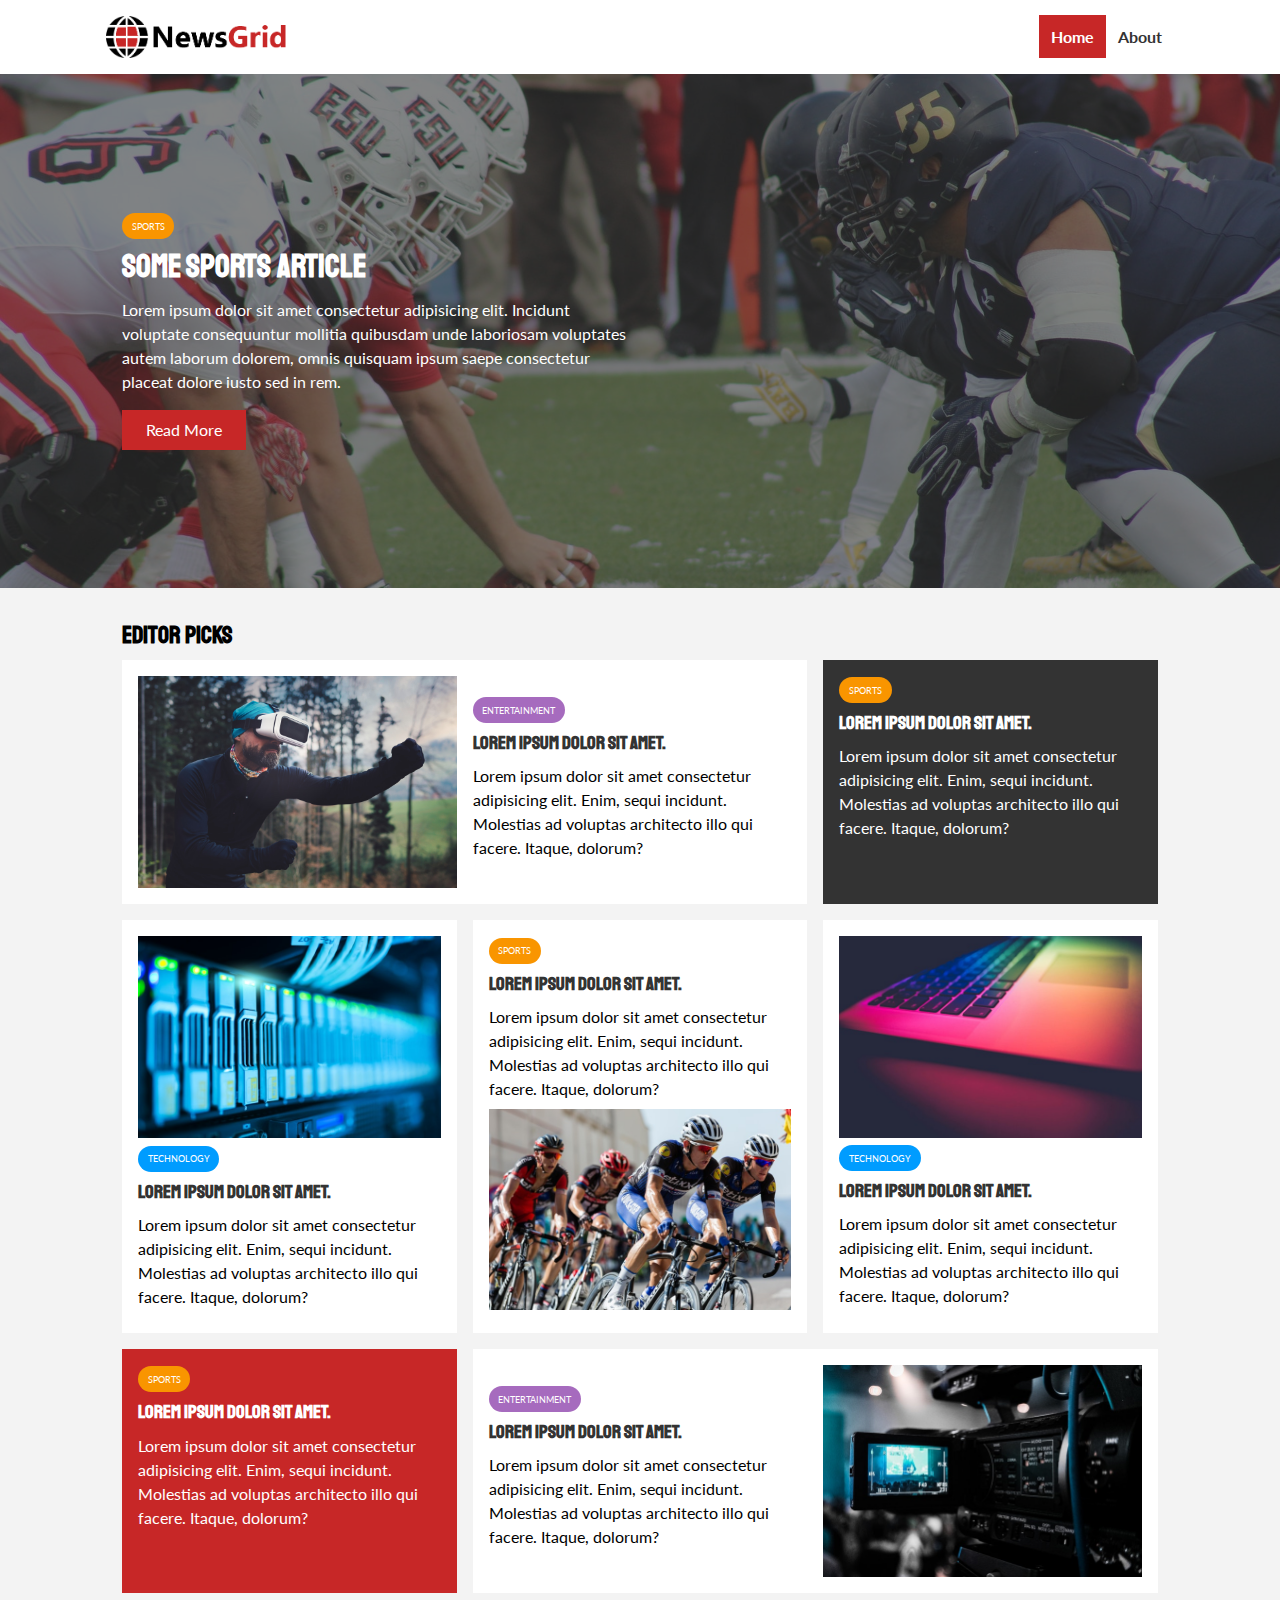
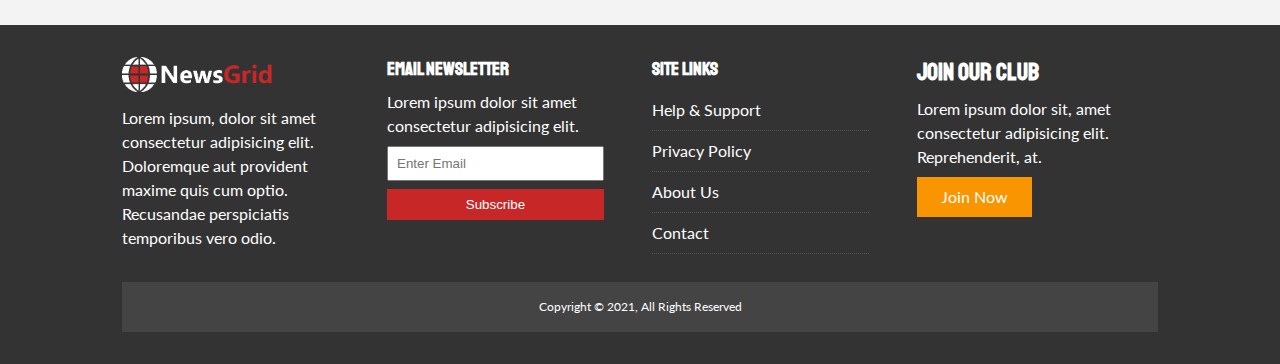
<file: index.html>
<!DOCTYPE html>
<html lang="en">
  <head>
    <meta charset="UTF-8" />
    <meta http-equiv="X-UA-Compatible" content="IE=edge" />
    <meta name="viewport" content="width=device-width, initial-scale=1.0" />
    <link
      rel="stylesheet"
      href="https://cdnjs.cloudflare.com/ajax/libs/font-awesome/5.15.3/css/all.css"
      integrity="sha512-3icgkoIO5qm2D4bGSUkPqeQ96LS8+ukJC7Eqhl1H5B2OJMEnFqLmNDxXVmtV/eq5M65tTDkUYS/Q0P4gvZv+yA=="
      crossorigin="anonymous"
    />
    <link
      href="https://fonts.googleapis.com/css2?family=Lato:wght@400;700&family=Staatliches&display=swap"
      rel="stylesheet"
    />
    <link rel="stylesheet" href="css/style.css" />
    <link
      rel="stylesheet"
      media="screen and (max-width:768px)"
      href="css/mobile.css"
    />
    <link rel="shortcut icon" type="image/x-icon" href="favicon.ico" />

    <title>NewsGrid | Latest News</title>
  </head>
  <body>
    <nav id="main-nav">
      <div class="container">
        <img src="img/logo.png" alt="NewsGrid" class="logo" />
        <div class="social">
          <a href="http://facebook.com" target="_blank"
            ><i class="fab fa-facebook fa-2x"></i
          ></a>
          <a href="http://twitter.com" target="_blank"
            ><i class="fab fa-twitter fa-2x"></i
          ></a>
          <a href="http://instagram.com" target="_blank"
            ><i class="fab fa-instagram fa-2x"></i
          ></a>
          <a href="http://youtube.com" target="_blank"
            ><i class="fab fa-youtube fa-2x"></i
          ></a>
        </div>
        <ul>
          <li><a href="index.html" class="current">Home</a></li>
          <li><a href="about.html">About</a></li>
        </ul>
      </div>
    </nav>

    <!-- Showcase -->
    <header id="showcase">
      <div class="container">
        <div class="showcase-container">
          <div class="showcase-content">
            <div class="category category-sports">Sports</div>
            <h1>Some Sports Article</h1>
            <p>
              Lorem ipsum dolor sit amet consectetur adipisicing elit. Incidunt
              voluptate consequuntur mollitia quibusdam unde laboriosam
              voluptates autem laborum dolorem, omnis quisquam ipsum saepe
              consectetur placeat dolore iusto sed in rem.
            </p>
            <a href="article.html" class="btn btn-primary">Read More</a>
          </div>
        </div>
      </div>
    </header>

    <!-- Home Articles -->
    <section id="home-articles" class="py-2">
      <div class="container">
        <h2>Editor Picks</h2>
        <div class="articles-container">
          <article class="card">
            <img src="img/articles/ent1.jpg" alt="" />
            <div>
              <div class="category category-ent">Entertainment</div>
              <h3>
                <a href="article.html">Lorem ipsum dolor sit amet.</a>
              </h3>
              <p>
                Lorem ipsum dolor sit amet consectetur adipisicing elit. Enim,
                sequi incidunt. Molestias ad voluptas architecto illo qui
                facere. Itaque, dolorum?
              </p>
            </div>
          </article>
          <article class="card bg-dark">
            <div class="category category-sports">Sports</div>
            <h3>
              <a href="article.html">Lorem ipsum dolor sit amet.</a>
            </h3>
            <p>
              Lorem ipsum dolor sit amet consectetur adipisicing elit. Enim,
              sequi incidunt. Molestias ad voluptas architecto illo qui facere.
              Itaque, dolorum?
            </p>
          </article>
          <article class="card">
            <img src="img/articles/tech1.jpg" alt="" />
            <div class="category category-tech">Technology</div>
            <h3>
              <a href="article.html">Lorem ipsum dolor sit amet.</a>
            </h3>
            <p>
              Lorem ipsum dolor sit amet consectetur adipisicing elit. Enim,
              sequi incidunt. Molestias ad voluptas architecto illo qui facere.
              Itaque, dolorum?
            </p>
          </article>
          <article class="card">
            <div class="category category-sports">Sports</div>
            <h3>
              <a href="article.html">Lorem ipsum dolor sit amet.</a>
            </h3>
            <p>
              Lorem ipsum dolor sit amet consectetur adipisicing elit. Enim,
              sequi incidunt. Molestias ad voluptas architecto illo qui facere.
              Itaque, dolorum?
            </p>
            <img src="img/articles/sports1.jpg" alt="" />
          </article>
          <article class="card">
            <img src="img/articles/tech2.jpg" alt="" />
            <div class="category category-tech">Technology</div>
            <h3>
              <a href="article.html">Lorem ipsum dolor sit amet.</a>
            </h3>
            <p>
              Lorem ipsum dolor sit amet consectetur adipisicing elit. Enim,
              sequi incidunt. Molestias ad voluptas architecto illo qui facere.
              Itaque, dolorum?
            </p>
          </article>
          <article class="card bg-primary">
            <div class="category category-sports">Sports</div>
            <h3>
              <a href="article.html">Lorem ipsum dolor sit amet.</a>
            </h3>
            <p>
              Lorem ipsum dolor sit amet consectetur adipisicing elit. Enim,
              sequi incidunt. Molestias ad voluptas architecto illo qui facere.
              Itaque, dolorum?
            </p>
          </article>
          <article class="card">
            <div>
              <div class="category category-ent">Entertainment</div>
              <h3>
                <a href="article.html">Lorem ipsum dolor sit amet.</a>
              </h3>
              <p>
                Lorem ipsum dolor sit amet consectetur adipisicing elit. Enim,
                sequi incidunt. Molestias ad voluptas architecto illo qui
                facere. Itaque, dolorum?
              </p>
            </div>
            <img src="img/articles/ent2.jpg" alt="" />
          </article>
        </div>
      </div>
    </section>

    <!-- Footer -->
    <footer id="main-footer" class="py-2">
      <div class="container footer-container">
        <div>
          <img src="img/logo_light.png" alt="NewsGrid" />
          <p>
            Lorem ipsum, dolor sit amet consectetur adipisicing elit. Doloremque
            aut provident maxime quis cum optio. Recusandae perspiciatis
            temporibus vero odio.
          </p>
        </div>
        <div>
          <h3>Email Newsletter</h3>
          <p>Lorem ipsum dolor sit amet consectetur adipisicing elit.</p>
          <form name="contact" method="POST" data-netlify="true">
            <input type="email" name="email" placeholder="Enter Email" />
            <input type="submit" value="Subscribe" class="btn btn-primary" />
          </form>
        </div>
        <div>
          <h3>Site Links</h3>
          <ul class="list">
            <li><a href="#">Help & Support</a></li>
            <li><a href="#">Privacy Policy</a></li>
            <li><a href="#">About Us</a></li>
            <li><a href="#">Contact</a></li>
          </ul>
        </div>
        <div>
          <h2>Join Our Club</h2>
          <p>
            Lorem ipsum dolor sit, amet consectetur adipisicing elit.
            Reprehenderit, at.
          </p>
          <a href="#" class="btn btn-secondary">Join Now</a>
        </div>
        <div>
          <p>Copyright &copy; 2021, All Rights Reserved</p>
        </div>
      </div>
    </footer>
  </body>
</html>
</file>
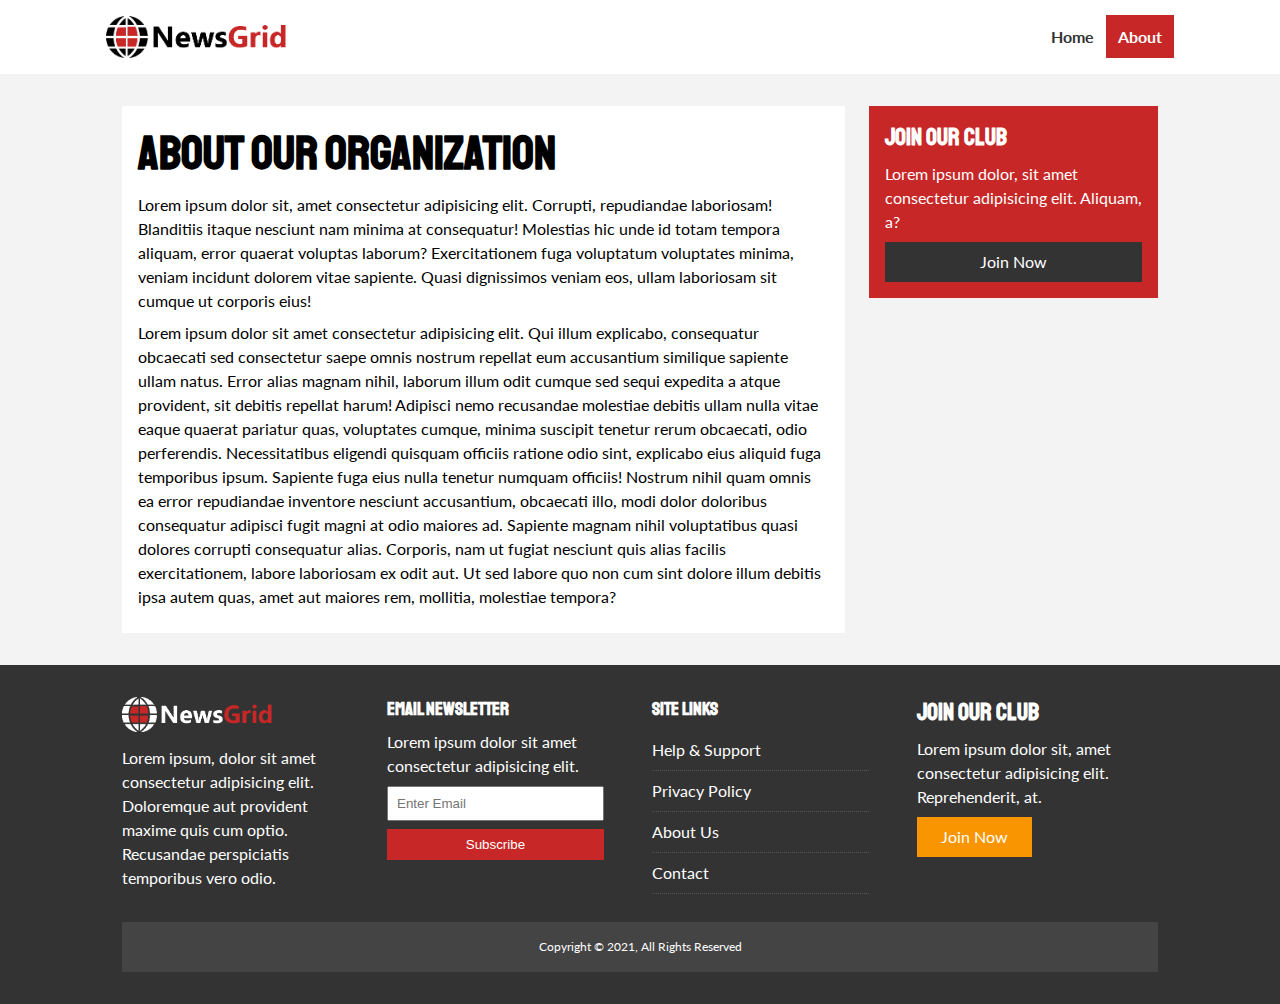
<file: about.html>
<!DOCTYPE html>
<html lang="en">
  <head>
    <meta charset="UTF-8" />
    <meta http-equiv="X-UA-Compatible" content="IE=edge" />
    <meta name="viewport" content="width=device-width, initial-scale=1.0" />
    <link
      rel="stylesheet"
      href="https://cdnjs.cloudflare.com/ajax/libs/font-awesome/5.15.3/css/all.css"
      integrity="sha512-3icgkoIO5qm2D4bGSUkPqeQ96LS8+ukJC7Eqhl1H5B2OJMEnFqLmNDxXVmtV/eq5M65tTDkUYS/Q0P4gvZv+yA=="
      crossorigin="anonymous"
    />
    <link
      href="https://fonts.googleapis.com/css2?family=Lato:wght@400;700&family=Staatliches&display=swap"
      rel="stylesheet"
    />
    <link rel="stylesheet" href="css/style.css" />
    <link
      rel="stylesheet"
      media="screen and (max-width:768px)"
      href="css/mobile.css"
    />
    <link rel="shortcut icon" type="image/x-icon" href="favicon.ico" />

    <title>NewsGrid | About</title>
  </head>
  <body>
    <nav id="main-nav">
      <div class="container">
        <img src="img/logo.png" alt="NewsGrid" class="logo" />
        <div class="social">
          <a href="http://facebook.com" target="_blank"
            ><i class="fab fa-facebook fa-2x"></i
          ></a>
          <a href="http://twitter.com" target="_blank"
            ><i class="fab fa-twitter fa-2x"></i
          ></a>
          <a href="http://instagram.com" target="_blank"
            ><i class="fab fa-instagram fa-2x"></i
          ></a>
          <a href="http://youtube.com" target="_blank"
            ><i class="fab fa-youtube fa-2x"></i
          ></a>
        </div>
        <ul>
          <li><a href="index.html">Home</a></li>
          <li><a class="current" href="about.html">About</a></li>
        </ul>
      </div>
    </nav>

    <section id="about">
      <div class="container">
        <div class="page-container">
          <article class="card">
            <h1 class="l-heading">About Our Organization</h1>
            <p>
              Lorem ipsum dolor sit, amet consectetur adipisicing elit.
              Corrupti, repudiandae laboriosam! Blanditiis itaque nesciunt nam
              minima at consequatur! Molestias hic unde id totam tempora
              aliquam, error quaerat voluptas laborum? Exercitationem fuga
              voluptatum voluptates minima, veniam incidunt dolorem vitae
              sapiente. Quasi dignissimos veniam eos, ullam laboriosam sit
              cumque ut corporis eius!
            </p>
            <p>
              Lorem ipsum dolor sit amet consectetur adipisicing elit. Qui illum
              explicabo, consequatur obcaecati sed consectetur saepe omnis
              nostrum repellat eum accusantium similique sapiente ullam natus.
              Error alias magnam nihil, laborum illum odit cumque sed sequi
              expedita a atque provident, sit debitis repellat harum! Adipisci
              nemo recusandae molestiae debitis ullam nulla vitae eaque quaerat
              pariatur quas, voluptates cumque, minima suscipit tenetur rerum
              obcaecati, odio perferendis. Necessitatibus eligendi quisquam
              officiis ratione odio sint, explicabo eius aliquid fuga temporibus
              ipsum. Sapiente fuga eius nulla tenetur numquam officiis! Nostrum
              nihil quam omnis ea error repudiandae inventore nesciunt
              accusantium, obcaecati illo, modi dolor doloribus consequatur
              adipisci fugit magni at odio maiores ad. Sapiente magnam nihil
              voluptatibus quasi dolores corrupti consequatur alias. Corporis,
              nam ut fugiat nesciunt quis alias facilis exercitationem, labore
              laboriosam ex odit aut. Ut sed labore quo non cum sint dolore
              illum debitis ipsa autem quas, amet aut maiores rem, mollitia,
              molestiae tempora?
            </p>
          </article>
          <aside class="card bg-primary">
            <h2>Join Our Club</h2>
            <p>
              Lorem ipsum dolor, sit amet consectetur adipisicing elit. Aliquam,
              a?
            </p>
            <a href="#" class="btn btn-dark btn-block">Join Now</a>
          </aside>
        </div>
      </div>
    </section>

    <!-- Footer -->
    <footer id="main-footer" class="py-2">
      <div class="container footer-container">
        <div>
          <img src="img/logo_light.png" alt="NewsGrid" />
          <p>
            Lorem ipsum, dolor sit amet consectetur adipisicing elit. Doloremque
            aut provident maxime quis cum optio. Recusandae perspiciatis
            temporibus vero odio.
          </p>
        </div>
        <div>
          <h3>Email Newsletter</h3>
          <p>Lorem ipsum dolor sit amet consectetur adipisicing elit.</p>
          <form name="contact" method="POST" data-netlify="true">
            <input type="email" name="email" placeholder="Enter Email" />
            <input type="submit" value="Subscribe" class="btn btn-primary" />
          </form>
        </div>
        <div>
          <h3>Site Links</h3>
          <ul class="list">
            <li><a href="#">Help & Support</a></li>
            <li><a href="#">Privacy Policy</a></li>
            <li><a href="#">About Us</a></li>
            <li><a href="#">Contact</a></li>
          </ul>
        </div>
        <div>
          <h2>Join Our Club</h2>
          <p>
            Lorem ipsum dolor sit, amet consectetur adipisicing elit.
            Reprehenderit, at.
          </p>
          <a href="#" class="btn btn-secondary">Join Now</a>
        </div>
        <div>
          <p>Copyright &copy; 2021, All Rights Reserved</p>
        </div>
      </div>
    </footer>
  </body>
</html>
</file>
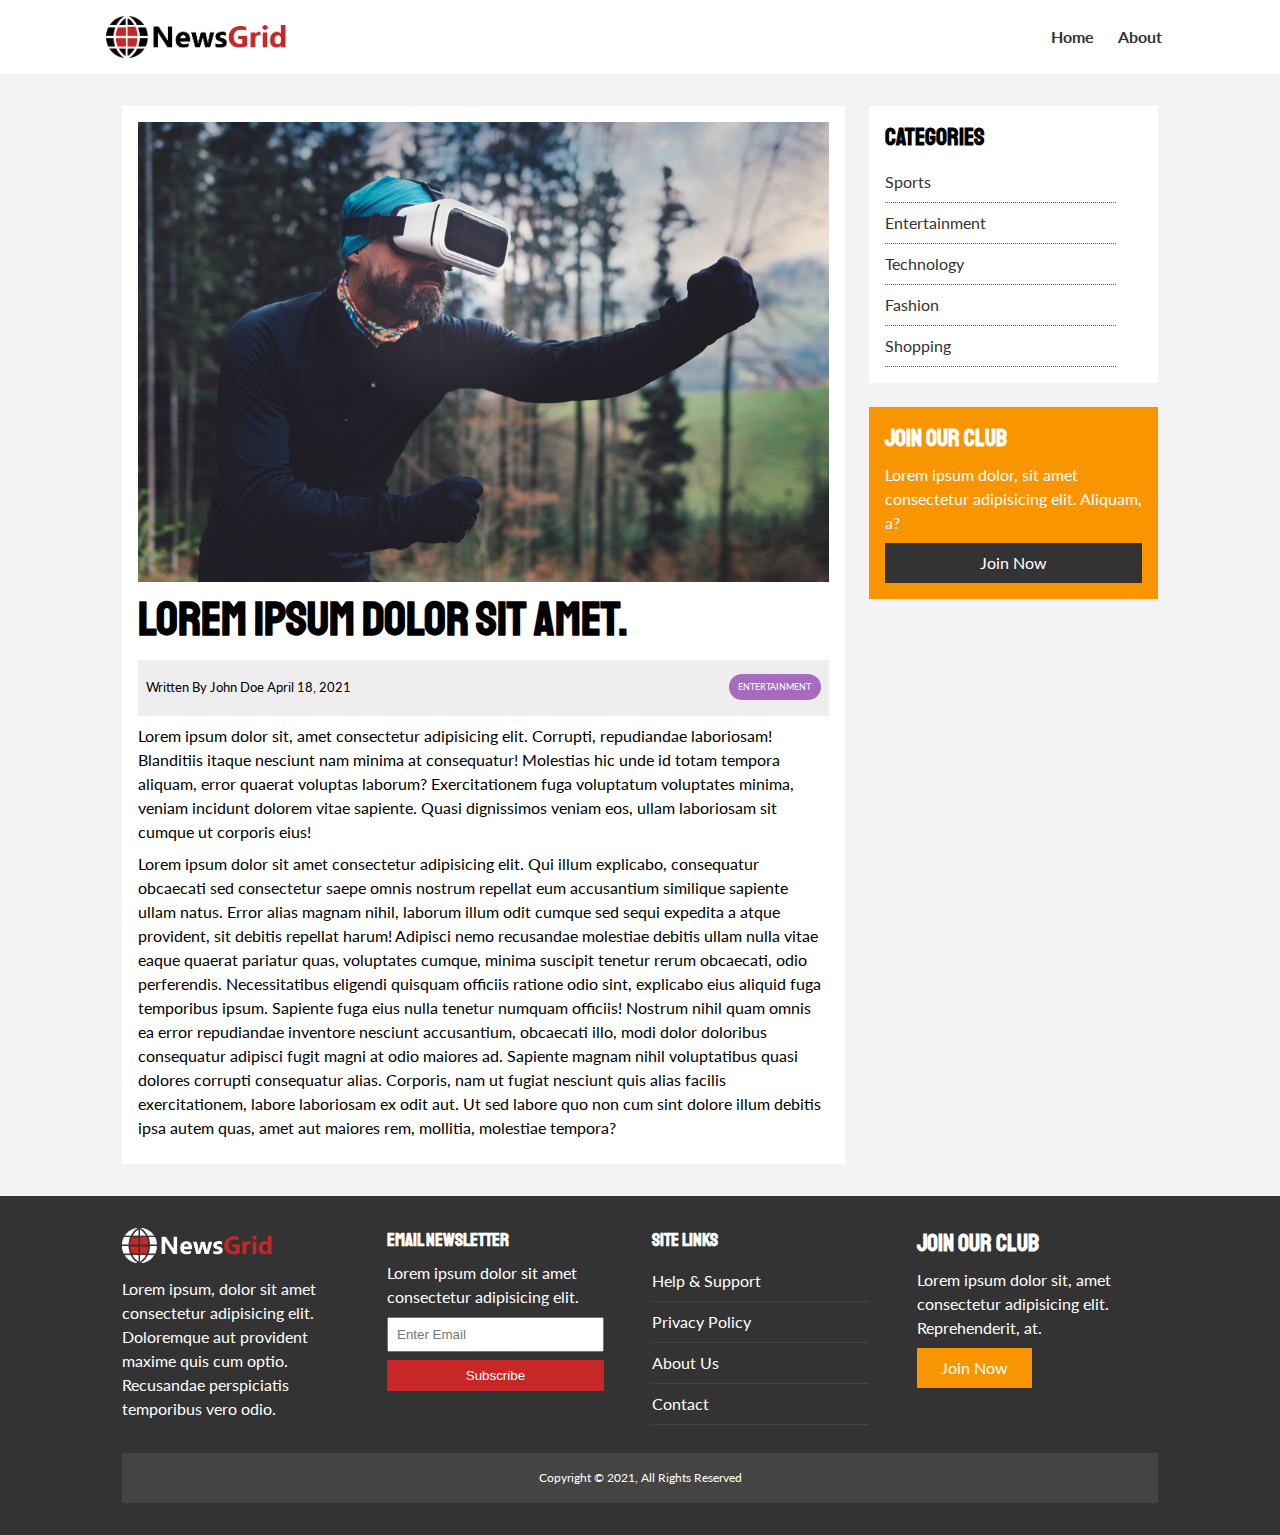
<file: article.html>
<!DOCTYPE html>
<html lang="en">
  <head>
    <meta charset="UTF-8" />
    <meta http-equiv="X-UA-Compatible" content="IE=edge" />
    <meta name="viewport" content="width=device-width, initial-scale=1.0" />
    <link
      rel="stylesheet"
      href="https://cdnjs.cloudflare.com/ajax/libs/font-awesome/5.15.3/css/all.css"
      integrity="sha512-3icgkoIO5qm2D4bGSUkPqeQ96LS8+ukJC7Eqhl1H5B2OJMEnFqLmNDxXVmtV/eq5M65tTDkUYS/Q0P4gvZv+yA=="
      crossorigin="anonymous"
    />
    <link
      href="https://fonts.googleapis.com/css2?family=Lato:wght@400;700&family=Staatliches&display=swap"
      rel="stylesheet"
    />
    <link rel="stylesheet" href="css/style.css" />
    <link
      rel="stylesheet"
      media="screen and (max-width:768px)"
      href="css/mobile.css"
    />
    <link rel="shortcut icon" type="image/x-icon" href="favicon.ico" />

    <title>NewsGrid | Latest News</title>
  </head>
  <body>
    <nav id="main-nav">
      <div class="container">
        <img src="img/logo.png" alt="NewsGrid" class="logo" />
        <div class="social">
          <a href="http://facebook.com" target="_blank"
            ><i class="fab fa-facebook fa-2x"></i
          ></a>
          <a href="http://twitter.com" target="_blank"
            ><i class="fab fa-twitter fa-2x"></i
          ></a>
          <a href="http://instagram.com" target="_blank"
            ><i class="fab fa-instagram fa-2x"></i
          ></a>
          <a href="http://youtube.com" target="_blank"
            ><i class="fab fa-youtube fa-2x"></i
          ></a>
        </div>
        <ul>
          <li><a href="index.html">Home</a></li>
          <li><a href="about.html">About</a></li>
        </ul>
      </div>
    </nav>

    <section id="article">
      <div class="container">
        <div class="page-container">
          <article class="card">
            <img src="img/articles/ent1.jpg" alt="" />
            <h1 class="l-heading">Lorem ipsum dolor sit amet.</h1>
            <div class="meta">
              <small>
                <i class="fas fa-user"></i> Written By John Doe April 18, 2021
              </small>
              <div class="category category-ent">Entertainment</div>
            </div>
            <p>
              Lorem ipsum dolor sit, amet consectetur adipisicing elit.
              Corrupti, repudiandae laboriosam! Blanditiis itaque nesciunt nam
              minima at consequatur! Molestias hic unde id totam tempora
              aliquam, error quaerat voluptas laborum? Exercitationem fuga
              voluptatum voluptates minima, veniam incidunt dolorem vitae
              sapiente. Quasi dignissimos veniam eos, ullam laboriosam sit
              cumque ut corporis eius!
            </p>
            <p>
              Lorem ipsum dolor sit amet consectetur adipisicing elit. Qui illum
              explicabo, consequatur obcaecati sed consectetur saepe omnis
              nostrum repellat eum accusantium similique sapiente ullam natus.
              Error alias magnam nihil, laborum illum odit cumque sed sequi
              expedita a atque provident, sit debitis repellat harum! Adipisci
              nemo recusandae molestiae debitis ullam nulla vitae eaque quaerat
              pariatur quas, voluptates cumque, minima suscipit tenetur rerum
              obcaecati, odio perferendis. Necessitatibus eligendi quisquam
              officiis ratione odio sint, explicabo eius aliquid fuga temporibus
              ipsum. Sapiente fuga eius nulla tenetur numquam officiis! Nostrum
              nihil quam omnis ea error repudiandae inventore nesciunt
              accusantium, obcaecati illo, modi dolor doloribus consequatur
              adipisci fugit magni at odio maiores ad. Sapiente magnam nihil
              voluptatibus quasi dolores corrupti consequatur alias. Corporis,
              nam ut fugiat nesciunt quis alias facilis exercitationem, labore
              laboriosam ex odit aut. Ut sed labore quo non cum sint dolore
              illum debitis ipsa autem quas, amet aut maiores rem, mollitia,
              molestiae tempora?
            </p>
          </article>
          <aside id="categories" class="card">
            <h2>Categories</h2>
            <ul class="list">
              <li>
                <a href="#"><i class="fas fa-chevron-right"></i> Sports</a>
              </li>
              <li>
                <a href="#"
                  ><i class="fas fa-chevron-right"></i> Entertainment</a
                >
              </li>
              <li>
                <a href="#"><i class="fas fa-chevron-right"></i> Technology</a>
              </li>
              <li>
                <a href="#"><i class="fas fa-chevron-right"></i> Fashion</a>
              </li>
              <li>
                <a href="#"><i class="fas fa-chevron-right"></i> Shopping</a>
              </li>
            </ul>
          </aside>
          <aside class="card bg-secondary">
            <h2>Join Our Club</h2>
            <p>
              Lorem ipsum dolor, sit amet consectetur adipisicing elit. Aliquam,
              a?
            </p>
            <a href="#" class="btn btn-dark btn-block">Join Now</a>
          </aside>
        </div>
      </div>
    </section>

    <!-- Footer -->
    <footer id="main-footer" class="py-2">
      <div class="container footer-container">
        <div>
          <img src="img/logo_light.png" alt="NewsGrid" />
          <p>
            Lorem ipsum, dolor sit amet consectetur adipisicing elit. Doloremque
            aut provident maxime quis cum optio. Recusandae perspiciatis
            temporibus vero odio.
          </p>
        </div>
        <div>
          <h3>Email Newsletter</h3>
          <p>Lorem ipsum dolor sit amet consectetur adipisicing elit.</p>
          <form name="contact" method="POST" data-netlify="true">
            <input type="email" name="email" placeholder="Enter Email" />
            <input type="submit" value="Subscribe" class="btn btn-primary" />
          </form>
        </div>
        <div>
          <h3>Site Links</h3>
          <ul class="list">
            <li><a href="#">Help & Support</a></li>
            <li><a href="#">Privacy Policy</a></li>
            <li><a href="#">About Us</a></li>
            <li><a href="#">Contact</a></li>
          </ul>
        </div>
        <div>
          <h2>Join Our Club</h2>
          <p>
            Lorem ipsum dolor sit, amet consectetur adipisicing elit.
            Reprehenderit, at.
          </p>
          <a href="#" class="btn btn-secondary">Join Now</a>
        </div>
        <div>
          <p>Copyright &copy; 2021, All Rights Reserved</p>
        </div>
      </div>
    </footer>
  </body>
</html>
</file>
<file: css/style.css>
:root {
  --primary-color: #c72727;
  --secondary-color: #f99500;
  --light-color: #f3f3f3;
  --dark-color: #333;
  --max-width: 1100px;
}

.category {
  --sports-color: #f99500;
  --ent-color: #a66bbe;
  --tech-color: #009cff;
}

* {
  margin: 0;
  padding: 0;
  box-sizing: border-box;
}

body {
  font-family: 'Lato', sans-serif;
  line-height: 1.5;
  background-color: var(--light-color);
}

a {
  color: #333;
  text-decoration: none;
}

ul {
  list-style: none;
}

p {
  margin: 0.5rem 0;
}

img {
  width: 100%;
}

h1,
h2,
h3,
h4,
h5,
h6 {
  font-family: 'Staatliches', cursive;
  margin-bottom: 0.55rem;
  line-height: 1.3;
}

/* utility */
.container {
  max-width: var(--max-width);
  margin: auto;
  padding: 0 2rem;
  overflow: hidden;
}

.category {
  display: inline-block;
  color: #fff;
  font-size: 0.55rem;
  text-transform: uppercase;
  padding: 0.4rem 0.6rem;
  border-radius: 15px;
  margin-bottom: 0.5rem;
}

.category-sports {
  background: var(--sports-color);
}

.category-ent {
  background: var(--ent-color);
}

.category-tech {
  background: var(--tech-color);
}

.btn {
  display: inline-block;
  border: none;
  background: var(--dark-color);
  color: #fff;
  padding: 0.5rem 1.5rem;
}

.btn-light {
  background: var(--light-color);
}
.btn-primary {
  background: var(--primary-color);
}
.btn-secondary {
  background: var(--secondary-color);
}

.btn-block {
  display: block;
  width: 100%;
  text-align: center;
}

.btn:hover {
  opacity: 0.9;
}

.card {
  background: #fff;
  padding: 1rem;
}

.bg-dark {
  background: var(--dark-color);
  color: #fff;
}

.bg-primary {
  background: var(--primary-color);
  color: #fff;
}

.bg-secondary {
  background: var(--secondary-color);
  color: #fff;
}

.bg-dark h1,
.bg-dark h2,
.bg-dark h3,
.bg-dark a,
.bg-primary h1,
.bg-primary h2,
.bg-primary h3,
.bg-primary a,
.bg-secondary h1,
.bg-secondary h2,
.bg-secondary h3,
.bg-secondary a {
  color: #fff;
}

.py-1 {
  padding: 1.5rem 0;
}

.py-2 {
  padding: 2rem 0;
}

.py-3 {
  padding: 3rem 0;
}

.p-1 {
  padding: 1.5rem;
}

.p-2 {
  padding: 2rem;
}

.p-3 {
  padding: 3rem;
}

.list li {
  padding: 0.5rem 0;
  border-bottom: #555 dotted 1px;
  width: 90%;
}

.list li a:hover {
  color: var(--primary-color) !important;
}

.l-heading {
  font-size: 3rem;
}

/* Inner page grid container */
.page-container {
  display: grid;
  grid-template-columns: 5fr 2fr;
  margin: 2rem 0;
  grid-gap: 1.5rem;
}

.page-container > *:first-child {
  grid-row: 1 / span 3;
}

/* Navigation */
#main-nav {
  background: #fff;
  position: sticky;
  top: 0;
  z-index: 2;
}

#main-nav .container {
  display: grid;
  grid-template-columns: 6fr 3fr 2fr;
  padding: 1rem;
  align-items: center;
}

#main-nav .logo {
  width: 180px;
}

#main-nav ul {
  justify-self: end;
  display: flex;
}

#main-nav ul li a {
  padding: 0.75rem;
  font-weight: bold;
}

#main-nav ul li a.current {
  background: var(--primary-color);
  color: #fff;
}

#main-nav ul li a.hover {
  background: var(--light-color);
  color: var(--dark-color);
}

#main-nav .social {
  justify-self: center;
}

#main-nav .social i {
  color: #777;
  margin-right: 0.5rem;
}

/* Showcase */
#showcase {
  color: #fff;
  background: #333;
  padding: 2rem;
  position: relative;
}

#showcase:before {
  content: '';
  background: url(../img/featured.jpg) no-repeat center center/cover;
  position: absolute;
  top: 0;
  left: 0;
  width: 100%;
  height: 100%;
  opacity: 0.4;
}

#showcase .showcase-container {
  display: grid;
  grid-template-columns: repeat(2, 1fr);
  justify-content: center;
  align-items: center;
  height: 50vh;
}

#showcase .showcase-content {
  z-index: 1;
}

#showcase .showcase-content p {
  margin-bottom: 1rem;
}

/* Home articles */
#home-articles .articles-container {
  display: grid;
  grid-template-columns: repeat(3, 1fr);
  grid-gap: 1rem;
}

#home-articles .articles-container > *:first-child,
#home-articles .articles-container > *:last-child {
  display: grid;
  grid-template-columns: repeat(2, 1fr);
  grid-gap: 1rem;
  align-items: center;
  grid-column: 1 / span 2;
}

#home-articles .articles-container > *:last-child {
  grid-column: 2 / span 2;
}

#article .meta {
  display: flex;
  justify-content: space-between;
  align-items: center;
  background: #eee;
  padding: 0.5rem;
}

#article .meta .category {
  margin-top: 0.4rem;
}

/* Footer */
#main-footer {
  background: var(--dark-color);
  color: #fff;
}

#main-footer img {
  width: 150px;
}

#main-footer a {
  color: #fff;
}

#main-footer .footer-container {
  display: grid;
  grid-template-columns: repeat(4, 1fr);
  grid-gap: 1.5rem;
}

#main-footer .footer-container > *:last-child {
  background: #444;
  grid-column: 1 / span 4;
  padding: 0.5rem;
  text-align: center;
  font-size: 0.75rem;
}

#main-footer .footer-container input[type='email'] {
  width: 90%;
  padding: 0.5rem;
  margin-bottom: 0.5rem;
}

#main-footer .footer-container input[type='submit'] {
  width: 90%;
  cursor: pointer;
}
</file>
<file: css/mobile.css>
/* Navigation */
#main-nav .social {
  display: none;
}

#main-nav .container {
  grid-template-columns: 1fr;
  grid-gap: 1.2rem;
}

#main-nav ul,
#main-nav .logo {
  justify-self: center;
}

#main-nav ul li a {
  padding: 0.5rem;
}

#home-articles .articles-container {
  grid-template-columns: repeat(2, 1fr);
}

#home-articles .articles-container > *:first-child,
#home-articles .articles-container > *:last-child {
  grid-template-columns: 1fr;
  grid-column: 1;
}

@media (max-width: 600px) {
  /* Stack grid items */
  #showcase .showcase-container,
  #home-articles .articles-container,
  #main-footer .footer-container {
    grid-template-columns: 1fr;
  }

  #main-footer .footer-container > *:last-child {
    grid-column: 1;
  }

  #main-footer .footer-container > *:first-child,
  #main-footer .footer-container > *:nth-child(2) {
    border-bottom: #444 dotted 1px;
    padding-bottom: 1rem;
  }

  .page-container {
    grid-template-columns: 1fr;
    text-align: center;
  }

  .page-container > *:first-child {
    grid-row: 1;
  }

  .l-heading {
    font-size: 2rem;
  }
}
</file>
